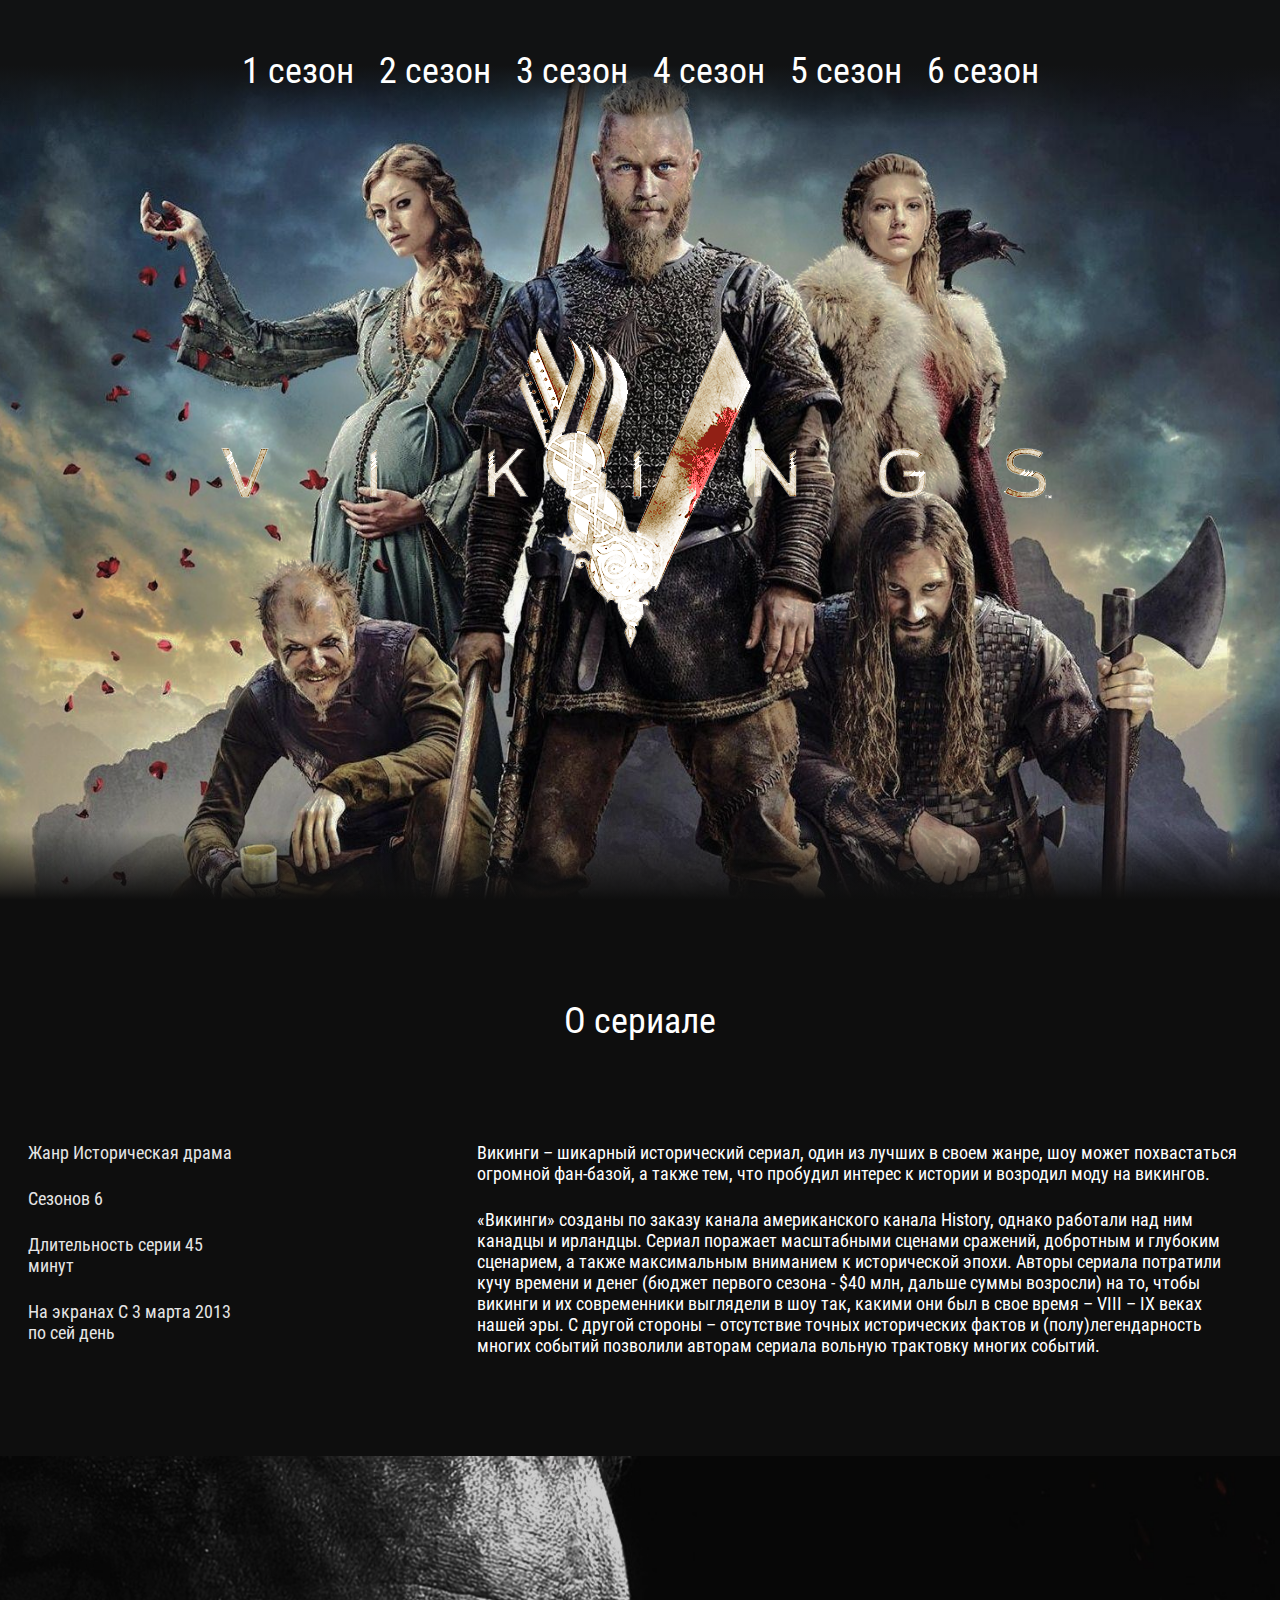
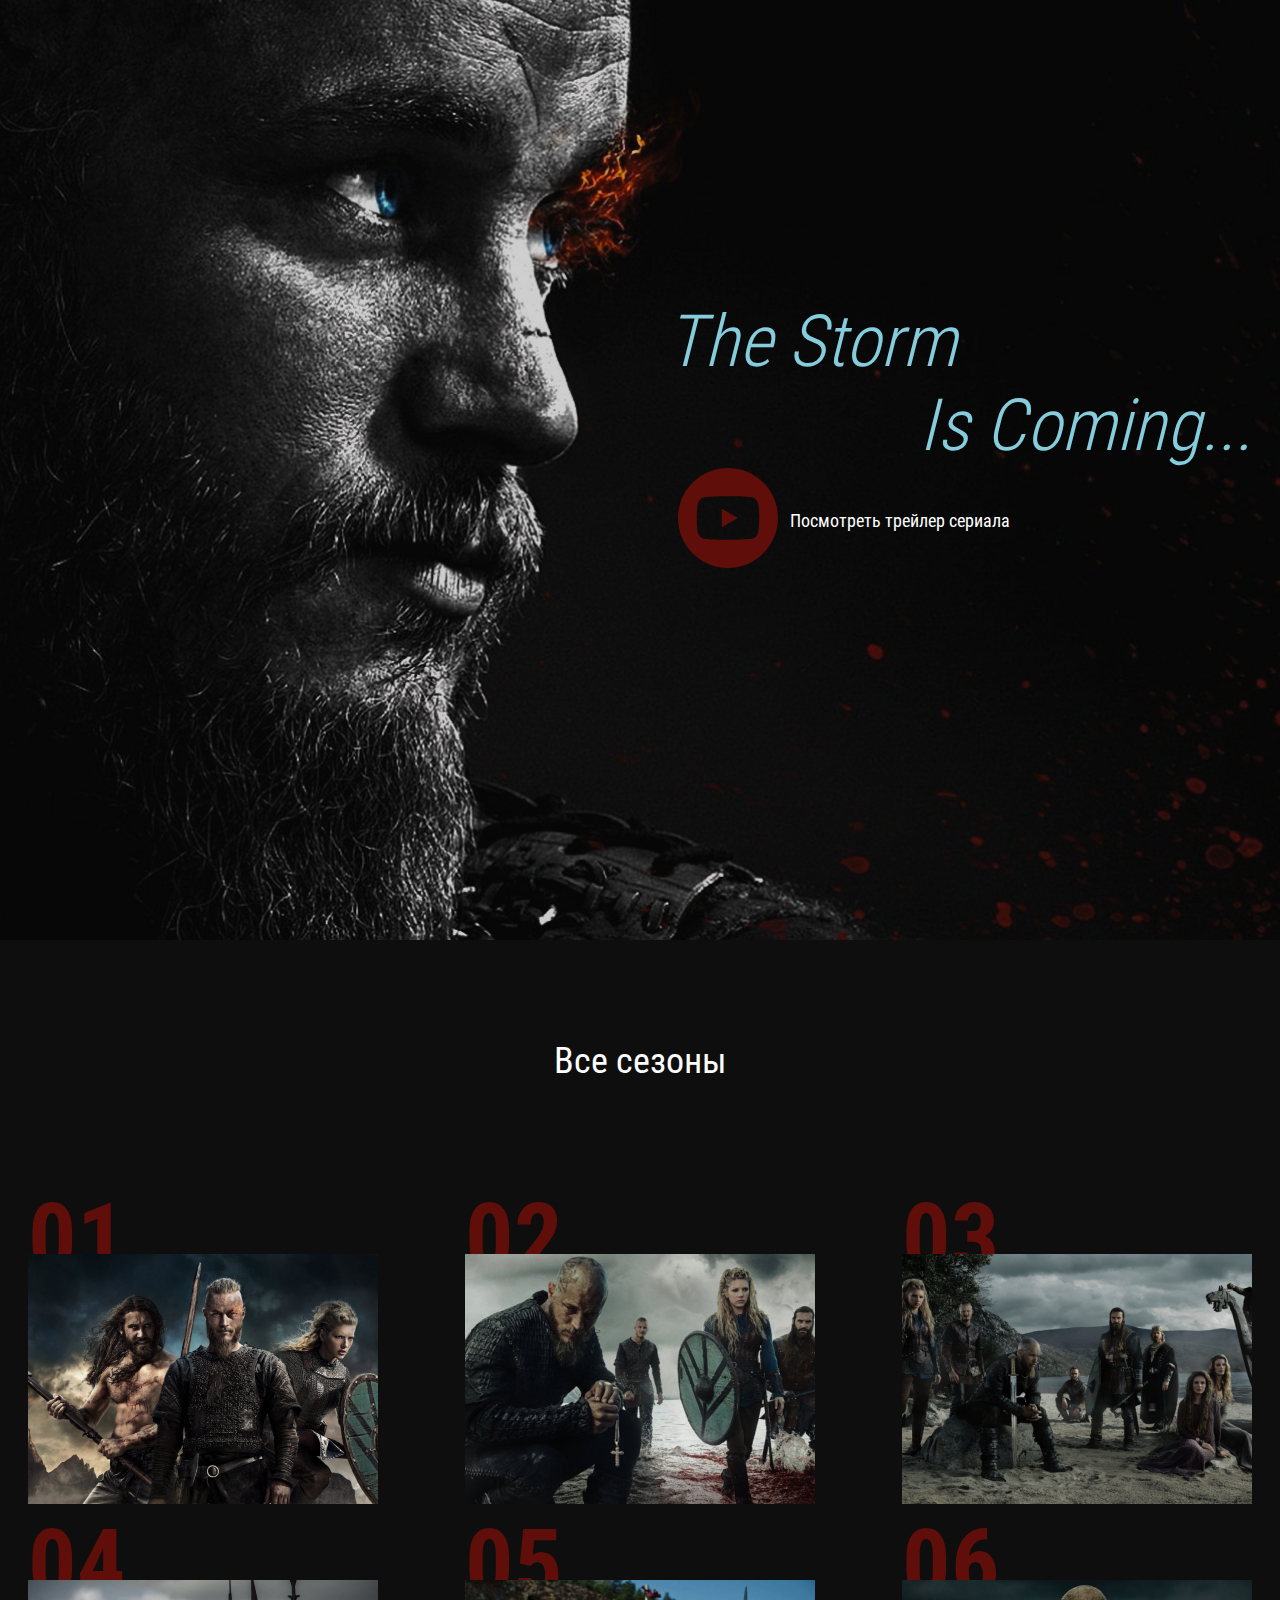
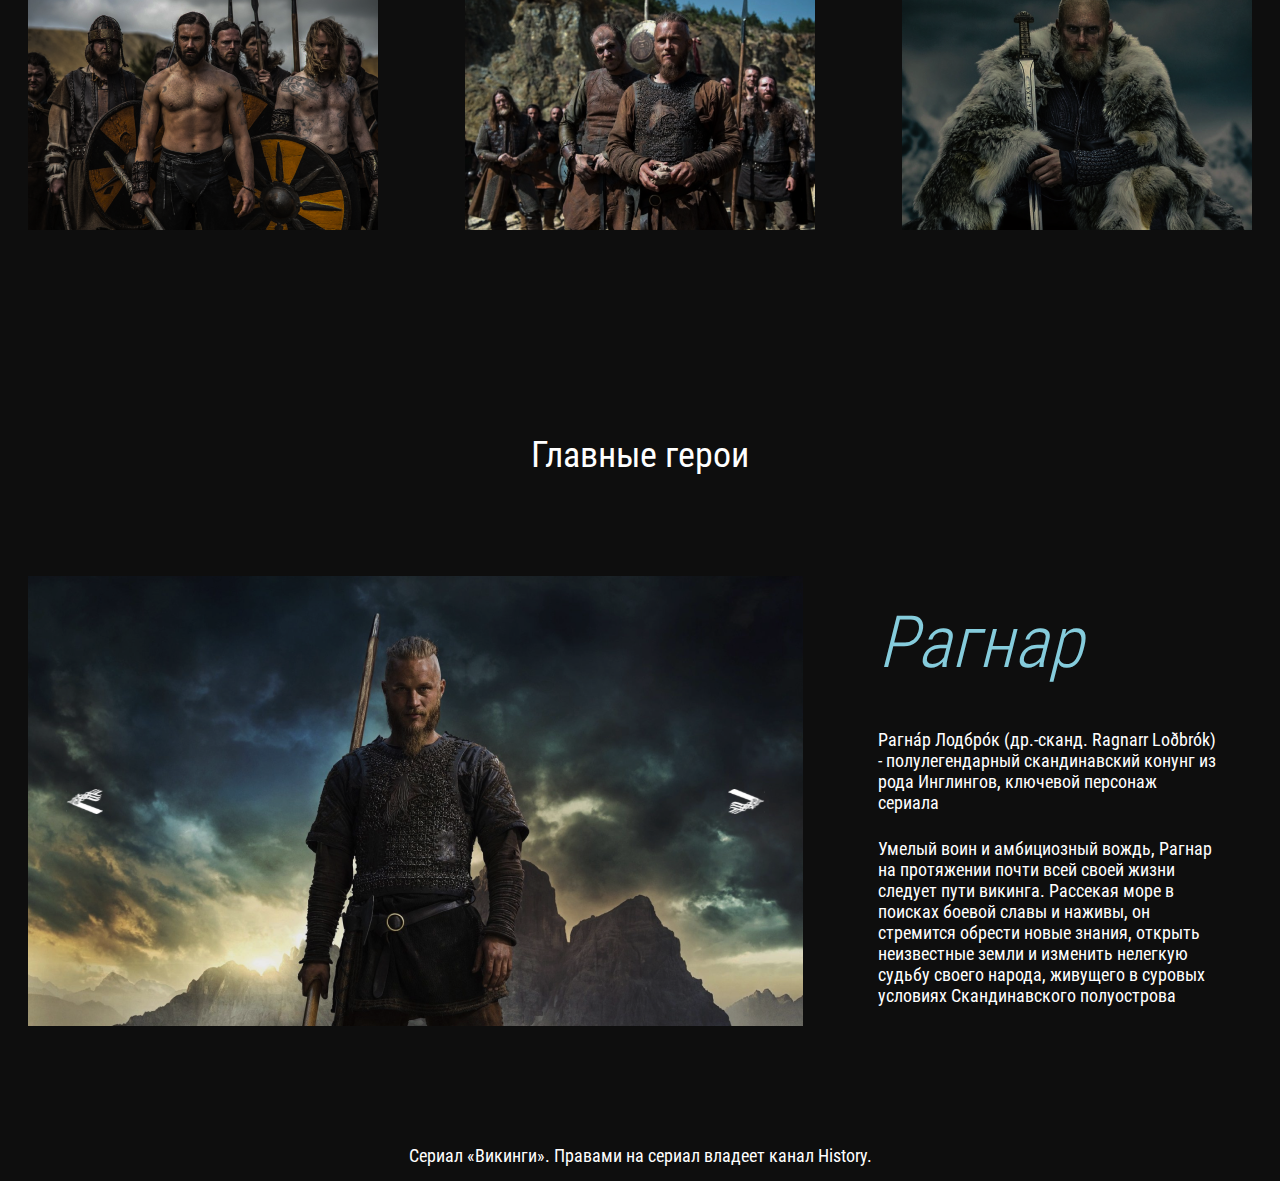
<file: index.html>
<!DOCTYPE html>
<html lang="ru">

    <head>
        <meta charset="UTF-8">
        <meta http-equiv="X-UA-Compatible" content="IE=edge">
        <meta name="viewport" content="width=device-width, initial-scale=1.0">
        <title>Document</title>
        <link rel="stylesheet" href="css/style.css">
        <link rel="stylesheet" href="css/media.css">
    </head>

    <body>
        <header class="header">
            <nav class="header__nav">
                <ul class="header__ul">
                    <li class="header__list">
                        <a href="files/page.html" class="header__link">1 cезон</a>
                    </li>
                    <li class="header__list">
                        <a href="#!" class="header__link">2 cезон</a>
                    </li>
                    <li class="header__list">
                        <a href="#!" class="header__link">3 cезон</a>
                    </li>
                    <li class="header__list">
                        <a href="#!" class="header__link">4 cезон</a>
                    </li>
                    <li class="header__list">
                        <a href="#!" class="header__link">5 cезон</a>
                    </li>
                    <li class="header__list">
                        <a href="#!" class="header__link">6 cезон</a>
                    </li>
                </ul>
                <a href="#!" class="header__logo"><img class="header__logo-img" src="img/header/logo.svg" alt=""></a>
                <div class="header__bg"></div>
            </nav>
        </header>

        <main class="main">
            <section class="section">
                <div class="container">
                    <h2 class="section__title">О сериале</h2>
                    <div class="section__txt">
                        <div class="section__texts">
                            <p class="section__text2">Жанр Историческая драма</p>
                            <p class="section__text2">Сезонов 6</p>
                            <p class="section__text2">Длительность серии 45 минут</p>
                            <p class="section__text">На экранах С 3 марта 2013 по сей день</p>
                        </div>
                        <div class="section__texts2">
                            <p class="section__text2">Викинги – шикарный исторический сериал, один из лучших в своем
                                жанре, шоу может похвастаться огромной фан-базой, а также тем, что пробудил интерес к
                                истории и возродил моду на викингов.</p>
                            <p class="section__text">«Викинги» созданы по заказу канала американского канала History,
                                однако работали над ним канадцы и ирландцы. Сериал поражает масштабными сценами
                                сражений, добротным и глубоким сценарием, а также максимальным вниманием к исторической
                                эпохи. Авторы сериала потратили кучу времени и денег (бюджет первого сезона - $40 млн,
                                дальше суммы возросли) на то, чтобы викинги и их современники выглядели в шоу так,
                                какими они был в свое время – VIII – IX веках нашей эры. С другой стороны – отсутствие
                                точных исторических фактов и (полу)легендарность многих событий позволили авторам
                                сериала вольную трактовку многих событий.</p>
                        </div>
                    </div>
                </div>
            </section>
            <section class="section2">
                <div class="container">
                    <p class="section2__text1">The Storm </p>
                    <p class="section2__text">Is Coming...</p>
                    <div class="section2__icons">
                        <a href="#!" class="section2__icon"><img src="img/main/youtube.svg" alt=""></a>
                        <a href="#!" class="section2__link">Посмотреть трейлер сериала</a>
                    </div>
                </div>
            </section>
            <section class="section3">
                <div class="container">
                    <h2 class="section3__title">Все сезоны</h2>
                    <div class="section3__cards">
                        <div class="section3__card">
                            <p class="section3__number">01</p>
                            <div class="section3__item">
                                <div class="section3__box">
                                    <a href="#!" class="section3__link">Cмотреть</a>
                                </div>
                                <img src="img/main/image1.png" alt="" class="section3__img">
                            </div>
                        </div>
                        <div class="section3__card">
                            <p class="section3__number">02</p>
                            <div class="section3__item">
                                <div class="section3__box">
                                    <a href="#!" class="section3__link">Cмотреть</a>
                                </div>
                                <img src="img/main/image2.png" alt="" class="section3__img">
                            </div>
                        </div>
                        <div class="section3__card">
                            <p class="section3__number">03</p>
                            <div class="section3__item">
                                <div class="section3__box">
                                    <a href="#!" class="section3__link">Cмотреть</a>
                                </div>
                                <img src="img/main/image3.png" alt="" class="section3__img">
                            </div>
                        </div>
                        <div class="section3__card">
                            <p class="section3__number">04</p>
                            <div class="section3__item">
                                <div class="section3__box">
                                    <a href="#!" class="section3__link">Cмотреть</a>
                                </div>
                                <img src="img/main/image4.png" alt="" class="section3__img">
                            </div>
                        </div>
                        <div class="section3__card">
                            <p class="section3__number">05</p>
                            <div class="section3__item">
                                <div class="section3__box">
                                    <a href="#!" class="section3__link">Cмотреть</a>
                                </div>
                                <img src="img/main/image5.png" alt="" class="section3__img">
                            </div>
                        </div>
                        <div class="section3__card">
                            <p class="section3__number">06</p>
                            <div class="section3__item">
                                <div class="section3__box">
                                    <a href="#!" class="section3__link">Cмотреть</a>
                                </div>
                                <img src="img/main/image6.png" alt="" class="section3__img">
                            </div>
                        </div>
                    </div>
                </div>
            </section>
            <section class="section4">
                <div class="container">
                    <h2 class="section4__title">Главные герои</h2>
                    <div class="section4__box">
                        <div class="section4__card">
                             <img src="img/main/image7.png" alt="" class="section4__img">
                              <a href="#!" class="section4__icon"><img src="img/main/left.svg" alt=""></a>
                              <a href="#!" class="section4__icon2"><img src="img/main/right.svg" alt=""></a>
                        </div>
                        <div class="section4__texts">
                            <h3 class="section4__subtitle">Рагнар</h3>
                            <div class="section4__txt">
                                  <p class="section4__text">Рагна́р Лодбро́к (др.-сканд. Ragnarr Loðbrók) - полулегендарный скандинавский конунг из рода Инглингов, ключевой персонаж сериала</p>
                                  <p class="section4__text"> Умелый воин и амбициозный вождь, Рагнар на протяжении почти всей своей жизни следует пути викинга. Рассекая море в поисках боевой славы и наживы, он стремится обрести новые знания, открыть неизвестные земли и изменить нелегкую судьбу своего народа, живущего в суровых условиях Скандинавского полуострова</p>
                            </div>
                        </div>
                    </div>
                </div>
            </section>
        </main>

        <footer class="footer">
            <div class="container">
                <p class="footer__text">Сериал «Викинги». Правами на сериал владеет канал History.</p>
            </div>
        </footer>
    </body>

</html>
</file>
<file: css/style.css>
@import url(fonts.css);

* {
  margin: 0;
  padding: 0;
  box-sizing: border-box;
  font-family: "Roboto Condensed";
}

.container {
  max-width: 1224px;
  width: 100%;
  margin: 0 auto;
}

li {
  list-style: none;
}

a {
  text-decoration: none;
}

/* header start */

.header {
  background: url(../img/header/bg.png) no-repeat center 50px / cover;
  min-height: 100vh;
  position: relative;
}

.header__ul {
  display: flex;
  justify-content: center;
  column-gap: 25px;
  padding-top: 50px;
  padding-bottom: 58px;
  background: linear-gradient(180deg, #111213 0%, #111213 43.62%, rgba(32, 31, 33, 0) 86.33%);
  width: 100%;
  flex-wrap: wrap;
}

.header__bg {
  background: linear-gradient(180deg, #0E0E0E 0%, rgba(17, 17, 17, 0.850295) 16.53%, rgba(32, 31, 33, 0) 100%);
  transform: rotate(180deg);
  width: 100%;
  height: 70px;
  bottom: 0;
  position: absolute;
}

.header__link {
  font-size: 36px;
  line-height: 42px;
  color: #FFFFFF;
  transition: .4s;
}

.header__link:hover {
  text-decoration-line: underline;
  color: #85CCDC;
}

.header__nav {
  display: flex;
  flex-direction: column;
  align-items: center;
}

.header__logo {
  padding-top: 178px;
}

/* header end */

/* section start */

.section {
  background: #0E0E0E;
}

.section__txt {
  display: flex;
  justify-content: space-between;
  padding-bottom: 100px;
  flex-wrap: wrap;
}

.section__title {
  text-align: center;
  padding: 100px 0;
  font-size: 36px;
  line-height: 42px;
  color: #FFFFFF;
  font-weight: 400;
}

.section__text {
  font-size: 18px;
  line-height: 21px;
}

.section__text2 {
  font-size: 18px;
  line-height: 21px;
  padding-bottom: 25px;
}

.section__texts2 {
  max-width: 775px;
  width: 100%;
  color: #FFFFFF;
}

.section__texts {
  max-width: 205px;
  width: 100%;
  color: #E5E5E5;
}

/* section end */

/* section2 start */

.section2 {
  background: url(../img/main/bg2.png) no-repeat center center / cover;
  min-height: 100vh;
}

.section2__text1 {
  font-weight: 300;
  font-size: 72px;
  line-height: 84px;
  color: #85CCDC;
  padding-right: 295px;
  font-style: italic;
}

.section2__text {
  font-weight: 300;
  font-size: 72px;
  line-height: 84px;
  color: #85CCDC;
  font-style: italic;
}

.section2__link {
  font-weight: 400;
  font-size: 18px;
  line-height: 21px;
  color: #FFFFFF;
}

.section2__icons {
  display: flex;
  align-items: center;
  column-gap: 12px;
  padding-right: 242px;
}

.section2 .container {
  display: flex;
  flex-direction: column;
  align-items: flex-end;
  padding: 444px 0 368px 0;
}

/* section2 end */

/* section3 start */

.section3 {
  padding: 100px 0;
  background: #0E0E0E;
}

.section3__title {
  font-weight: 400;
  font-size: 36px;
  line-height: 42px;
  color: #FFFFFF;
  text-align: center;
  padding-bottom: 100px;
}

.section3__number {
  font-weight: 700;
  font-size: 96px;
  line-height: 112px;
  color: #600E09;
}

.section3__cards {
  display: flex;
  flex-wrap: wrap;
  justify-content: space-between;
}

.section3__link {
  font-weight: 400;
  font-size: 36px;
  line-height: 42px;
  text-align: center;
  color: #FFFFFF;
  background: #0E0E0E;
  max-width: 300px;
  width: 100%;
  padding: 12px 0;
  opacity: 0;
  transition: .4s;
}

.section3__item {
  margin-top: -40px;
}

.section3__box {
  height: 250px;
  max-width: 350px;
  width: 100%;
  position: absolute;
  transition: .4s;
  display: flex;
  justify-content: center;
  align-items: center;
}

.section3__box:hover {
  background: rgba(14, 14, 14, 0.8);

}
.section3__box:hover .section3__link {
  opacity: 1;
}

/* section3 end */

/* section4__start */

.section4__title{
  text-align: center;
font-weight: 400;
font-size: 36px;
line-height: 42px;
color: #FFFFFF;
padding-bottom: 100px;
}
.section4__subtitle{
font-style: italic;
font-weight: 300;
font-size: 72px;
line-height: 84px;
color: #85CCDC;
padding-bottom: 44px;
}
.section4__text{
font-size: 18px;
line-height: 21px;
color: #FFFFFF;
max-width: 340px;
width: 100%;
}
.section4{
  background: #0E0E0E;
  padding: 100px 0;
}
.section4__txt{
  display: flex;
  flex-direction: column;
  row-gap: 25px;
}
.section4__box{
  display: flex;
  align-items: center;
  column-gap: 75px;
  flex-wrap: wrap;
}
.section4__card{
  position: relative;
}
.section4__icon{
  position: absolute;
  top: 213px;
  left: 38px;
}
.section4__icon2{
  position: absolute;
  top: 213px;
  right: 38px;
}

/* section4__end */

/* footer start */

.footer__text{
font-size: 18px;
line-height: 21px;
color: #FFFFFF;
text-align: center;
}
.footer{
  background: #0E0E0E;
  padding: 15px 0;
}

/* footer end */
</file>
<file: css/media.css>
@media (max-width: 1199px) {
     .section4__box{
        justify-content: center;
        row-gap: 30px;
     }
     .section4__texts{
        text-align: center;
     }
     .header__logo-img{
        max-width: 780px;
        width: 100%;
        height: 221px;
     }
     .section3__cards {
      display: flex;
      gap: 30px;
  }
  .section3__cards {
   justify-content: center;
}
}
@media (max-width: 992px) {
    .section__txt{
     justify-content: center;
     text-align: center;
     gap: 40px;
}
.section2__text1{
   padding-right: 35px;
}
.section2__icons{
   padding: 0;
}
.section2 .container{
    row-gap: 20px;
}
}
@media (max-width: 850px) {
   .header__link {
      font-size: 27px;
  }
  .section4__img{
   max-width: 675px;
   width: 100%;
  }
}
@media (max-width: 734px) {
   .section3__cards {
      display: flex;
      justify-content: center;
  }
}
@media (max-width: 636px) {
   .header__link {
      font-size: 21px;
  }
  .section4__icon2 {
   top: 190px;
}
  .section4__icon {
   top: 190px;
}
}
@media (max-width: 576px) {
   .section4__icon2 {
      top: 150px;
      right: 31px;
  }
   .section4__icon {
      top: 150px;
      left: 31px;
  }
  .header__ul{
   padding-top: 20px;
  }
  .section2{
   background: url(../img/main/bg2.png) no-repeat -700px center / cover;
  }
}
@media (max-width: 412px) {
   .section3__link {
      max-width: 228px;
      width: 100%;
      padding: 5px 0;
      font-size: 28px;
  }
}
@media (max-width: 360px) {
   .section2 .container{
      text-align: center;
   }
   .section2__text1{
      padding-right: 20px;
   }
   .section3__img{
      max-width: 350px;
      width: 100%;
   }
   .section4__icon2 {
      top: 95px;
      right: 8px;
  }
   .section4__icon {
      top: 95px;
      left: 8px;
  }
}
</file>
